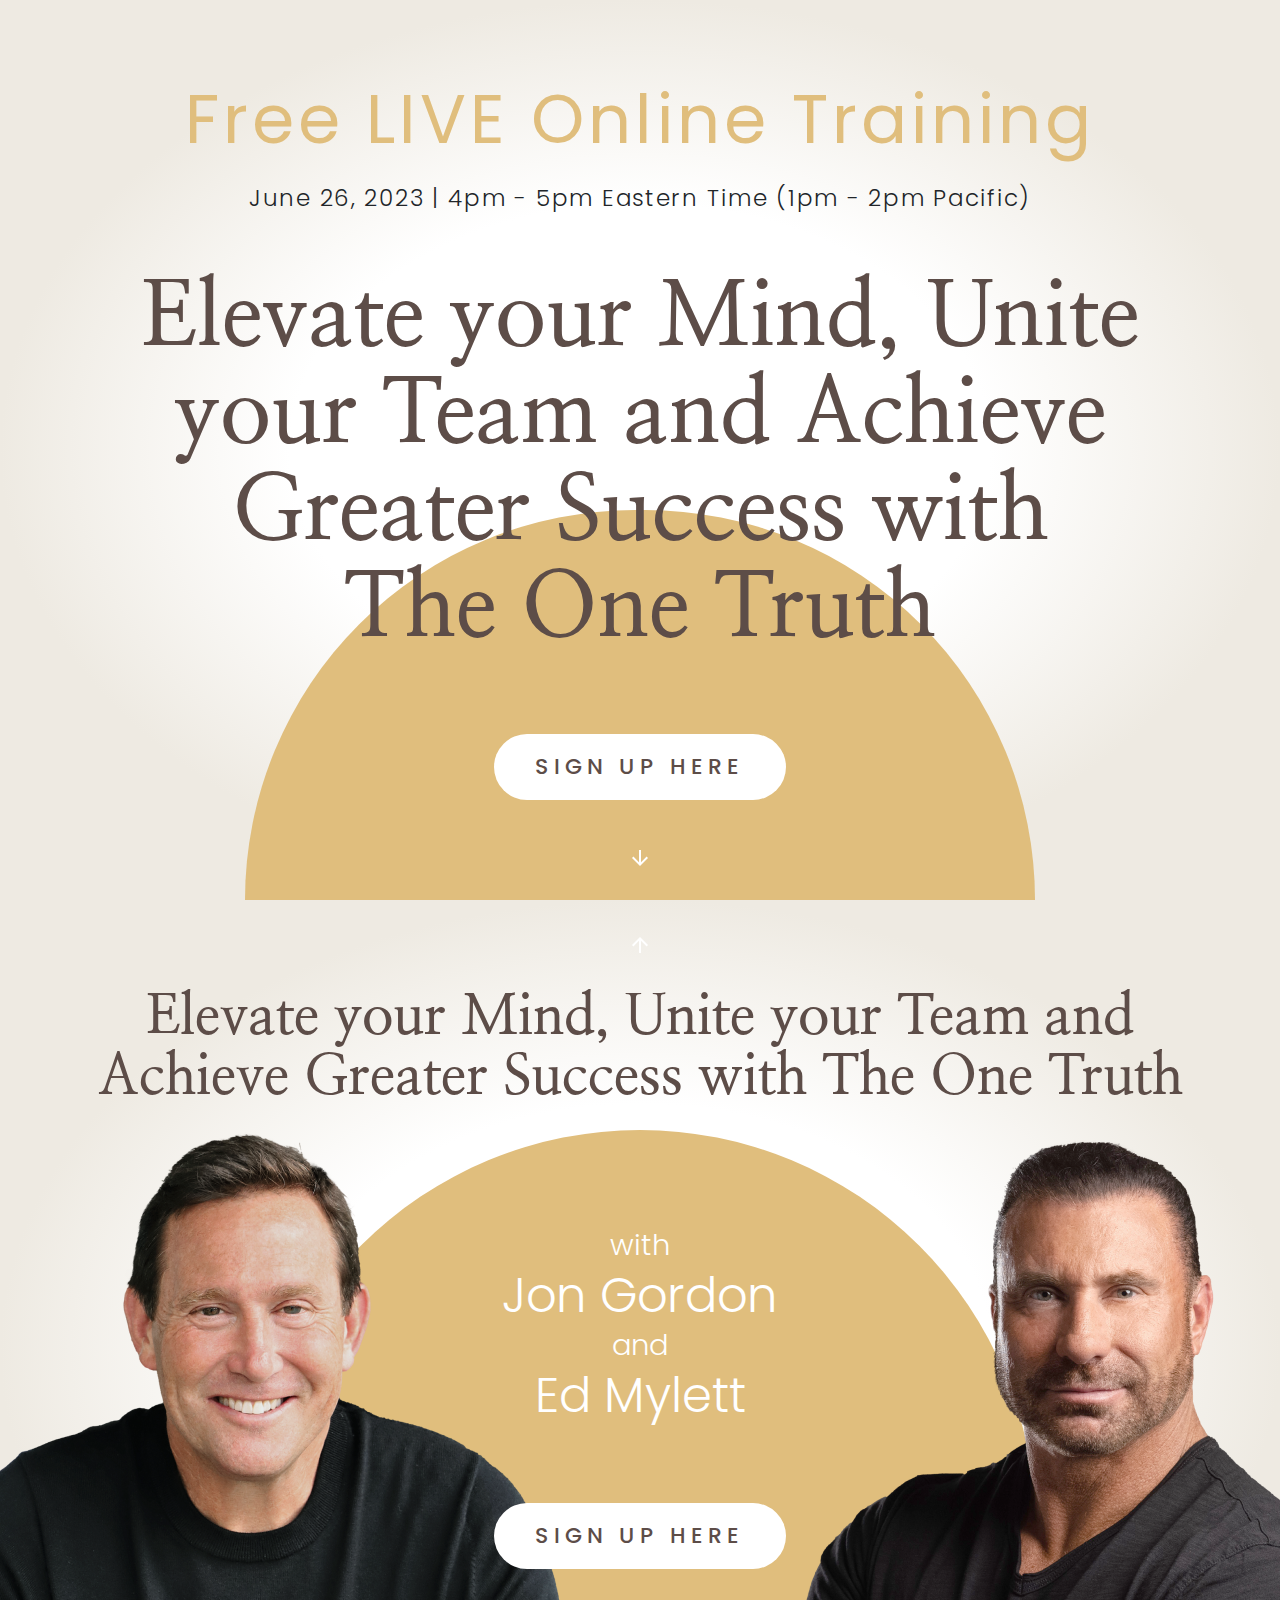
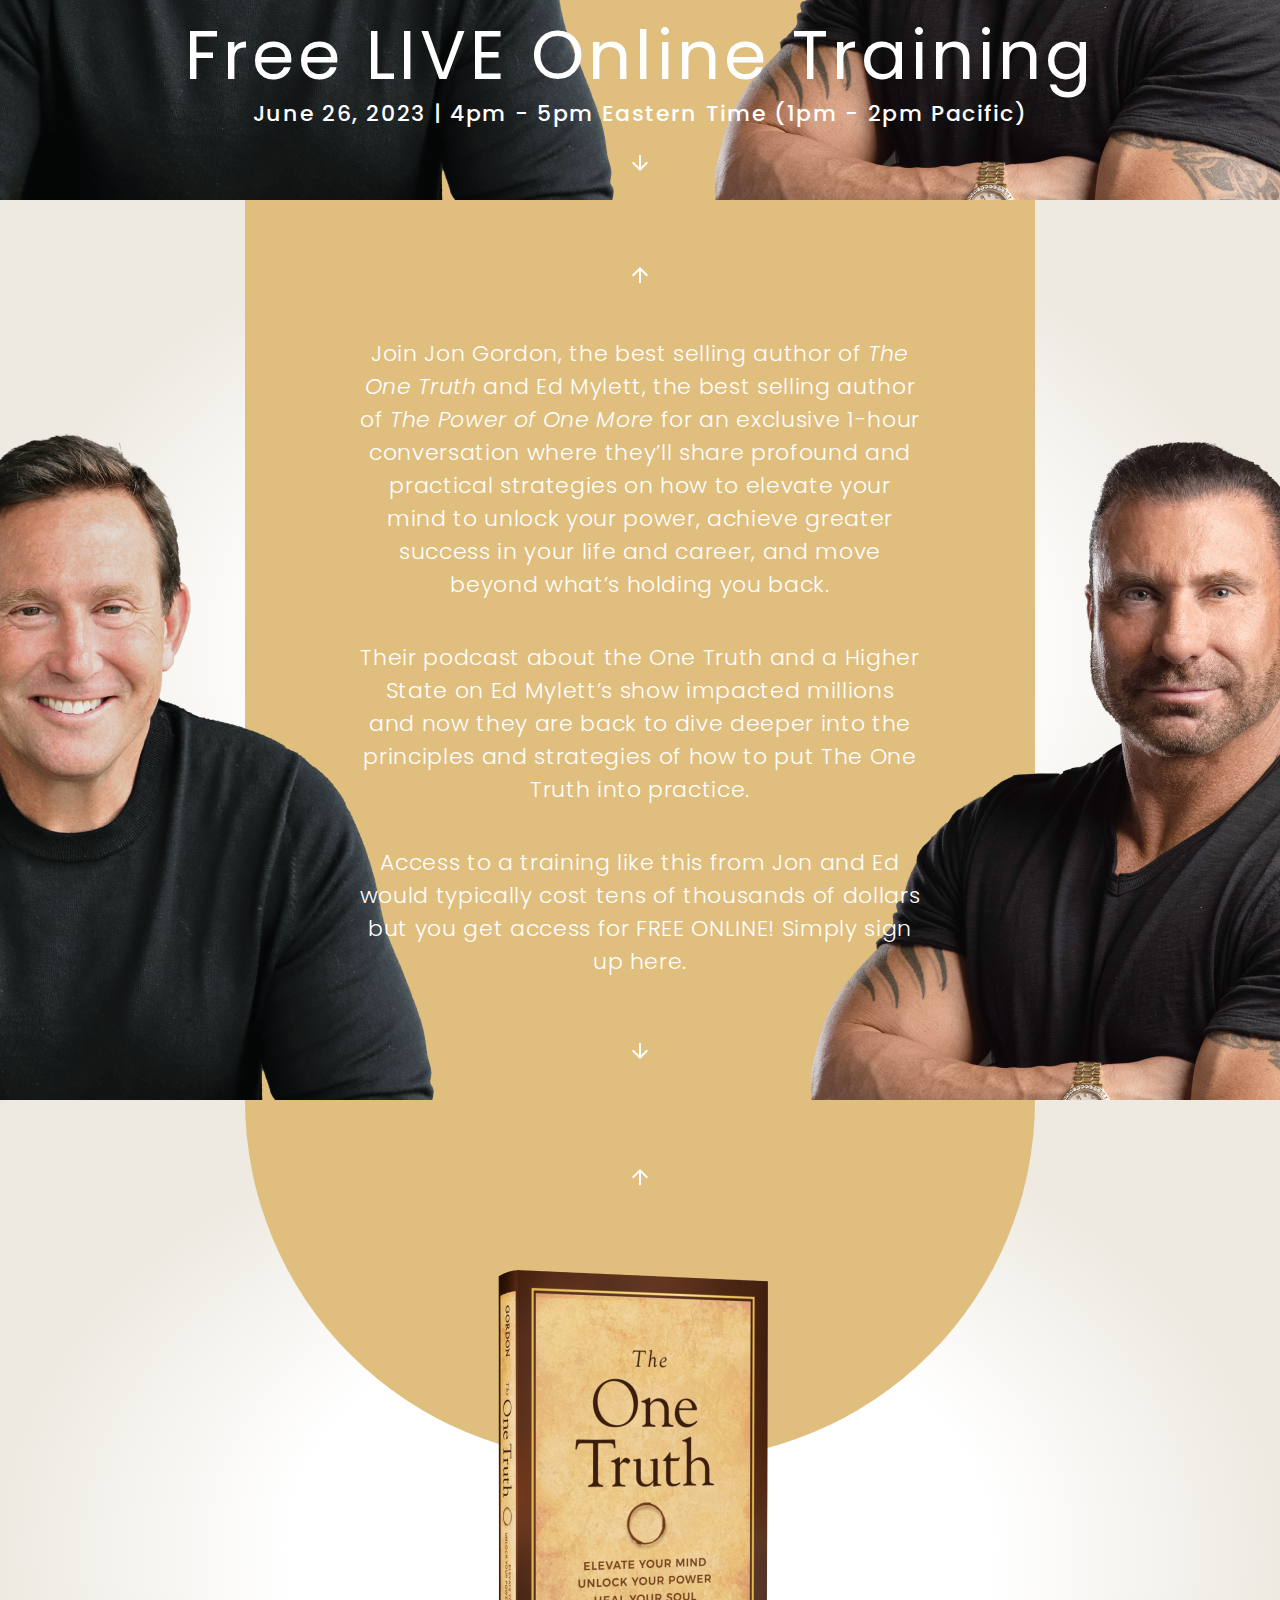
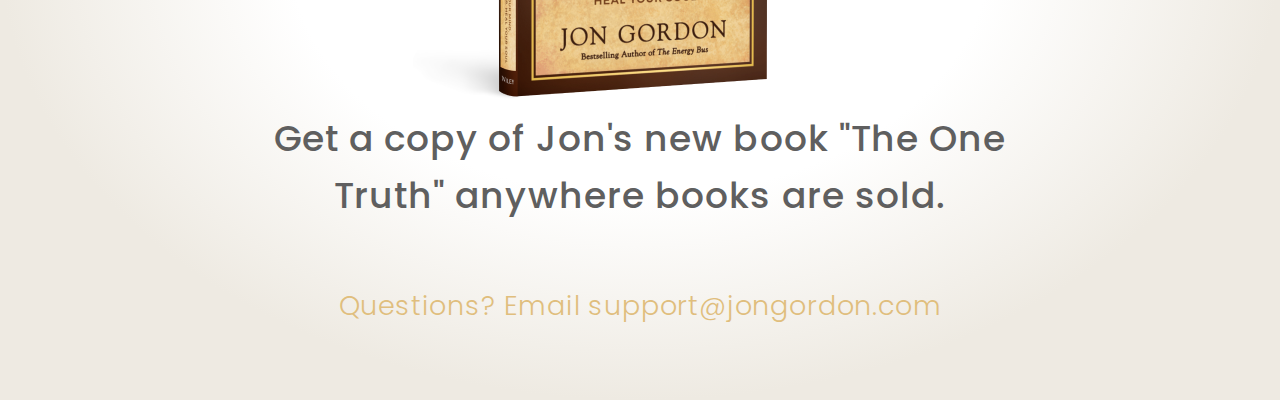
<file: index.html>
<!DOCTYPE html>
<html lang="en">
<head>
    <meta charset="UTF-8">
    <meta http-equiv="X-UA-Compatible" content="IE=edge">
    <meta name="viewport" content="width=device-width, initial-scale=1.0">
    <title>The One Truth || Scroll Animation</title>
    <!-- Google Fonts -->
    <link rel="preconnect" href="https://fonts.googleapis.com">
    <link rel="preconnect" href="https://fonts.gstatic.com" crossorigin>
    <link href="https://fonts.googleapis.com/css2?family=Nanum+Myeongjo:wght@400;700;800&family=Poppins:wght@300;400;500;600;700;800&display=swap" rel="stylesheet">

    <!-- <link rel="stylesheet" href="https://cdnjs.cloudflare.com/ajax/libs/animate.css/4.1.1/animate.min.css"/> -->
    <!-- Bootstrap CSS -->
    <link rel="stylesheet" href="assets/css/bootstrap.min.css">
    <!-- Style CSS -->
    <link rel="stylesheet" href="assets/css/style.css">

</head>
<body>

    <section class="wlc-hero-area align-items-center" id="page1">
        <div class="container">
            <div class="row justify-content-center">
                <div class="col-lg-11">
                    <div class="wlc-content text-center ">
                        <div class="event-session">
                            <h2>Free LIVE Online Training</h2>
                            <p>June 26, 2023  |  4pm - 5pm Eastern Time (1pm - 2pm Pacific)</p>
                        </div>
                        <h1>Elevate your Mind, Unite your Team and Achieve Greater Success with <br>The One Truth</h1>
                        <a href="" class="sign-btn" id="signUpOne">SIGN UP HERE</a>
                        <a href="" class="scroll-btn" id="scrollDown-1"><img src="assets/img/arrow-down.svg" alt="Scroll to Bottom"></a>
                        <div class="round-box" id="roundBox1"></div>
                    </div>
                </div>  
            </div>
        </div>
    </section>

    <section class="about-event-area align-items-center" id="page2">
        <div class="container">
            <div class="row">
                <div class="col-lg-12">
                    <div class="section-content about-content text-center">
                        <a href="" id="scrollUp-1" class="scroll-btn scroll-up"><img src="assets/img/arrow-up.svg" alt="Scroll to Bottom"></a>
                        <div class="display-4">Elevate your Mind, Unite your Team and Achieve Greater Success with The One Truth</div>
                        <h2 class="display-5"><span>with</span> Jon Gordon <span>and</span> Ed Mylett</h2>
                        <a href="" class="sign-btn" id="signUpTow">SIGN UP HERE</a>
                        <div class="event-session-2">
                        <h2 class="display-3">Free LIVE Online Training</h2>
                        <p>June 26, 2023  |  4pm - 5pm Eastern Time (1pm - 2pm Pacific)</p>
                        </div>
                        <a href="" class="scroll-btn" id="scrollDown-2"><img src="assets/img/arrow-down.svg" alt="Scroll to Bottom"></a>
                        <img id="letImg1" class="left-image img-fluid" src="assets/img/J-1.png" alt="Jon Gordon">
                        <img id="rightImg1" class="right-image mg-fluid" src="assets/img/E-1.png" alt="Ed Mylett">
                        <div class="round-box" id="roundBox2"></div>
                    </div>
                </div>
            </div>
        </div>
    </section>

    <section class="about-person-area align-items-center" id="page3">
        <div class="container">
            <div class="row justify-content-center">
                <div class="col-lg-6">
                    <div class="section-content text-center">
                        <a href="" id="scrollUp-2" class="scroll-btn scroll-up"><img src="assets/img/arrow-up.svg" alt="Scroll to top"></a>

                        <p>Join Jon Gordon, the best selling author of <em>The One Truth</em> and Ed Mylett, the best selling author of <em>The Power of One More</em> for an exclusive 1-hour conversation where they’ll share profound and practical strategies on how to elevate your mind to unlock your power, achieve greater success in your life and career, and move beyond what’s holding you back.</p>

                        <p>Their podcast about the One Truth and a Higher State on Ed Mylett’s show impacted millions and now they are back to dive deeper into the principles and strategies of how to put The One Truth into practice.</p>

                        <p class="mb-3">Access to a training like this from Jon and Ed would typically cost tens of thousands of dollars but you get access for FREE ONLINE! Simply sign up here.</p>

                        <img id="letImg2" class="left-image img-fluid" src="assets/img/J-1.png" alt="Jon Gordon">
                        <img id="rightImg2"class="right-image mg-fluid" src="assets/img/E-1.png" alt="Ed Mylett">

                        <a href="" class="scroll-btn" id="scrollDown-3"><img src="assets/img/arrow-down.svg" alt="Scroll to Bottom"></a>

                        <div class="round-box" id="roundBox3"></div>
                    </div>
                </div>
            </div>
        </div>
    </section>

    <section class="contact-area align-items-center" id="page4">
        <div class="container">
            <div class="row justify-content-center">
                <div class="col-lg-8">
                    <div class="contact-content text-center">
                        <a href="" id="scrollUp-3" class="scroll-btn scroll-up"><img src="assets/img/arrow-up.svg" alt="Scroll to top"></a>

                        <img class="img-fluid book" src="assets/img/Book_OneTruth_b.png" alt="Book One Truth">
                        <h2>Get a copy of Jon's new book "The One Truth" anywhere books are sold.</h2>
                        <p>Questions?  Email <a href="mailto:support@jongordon.com">support@jongordon.com</a></p>
                        <div class="round-box" id="roundBox4"></div>
                    </div>
                </div>
            </div>
        </div>
    </section>



    <!-- Javascript -->
    <script src="https://cdnjs.cloudflare.com/ajax/libs/gsap/3.11.5/gsap.min.js"></script>
    <script src="assets/js/index.js"></script>
    
</body>
</html>
</file>
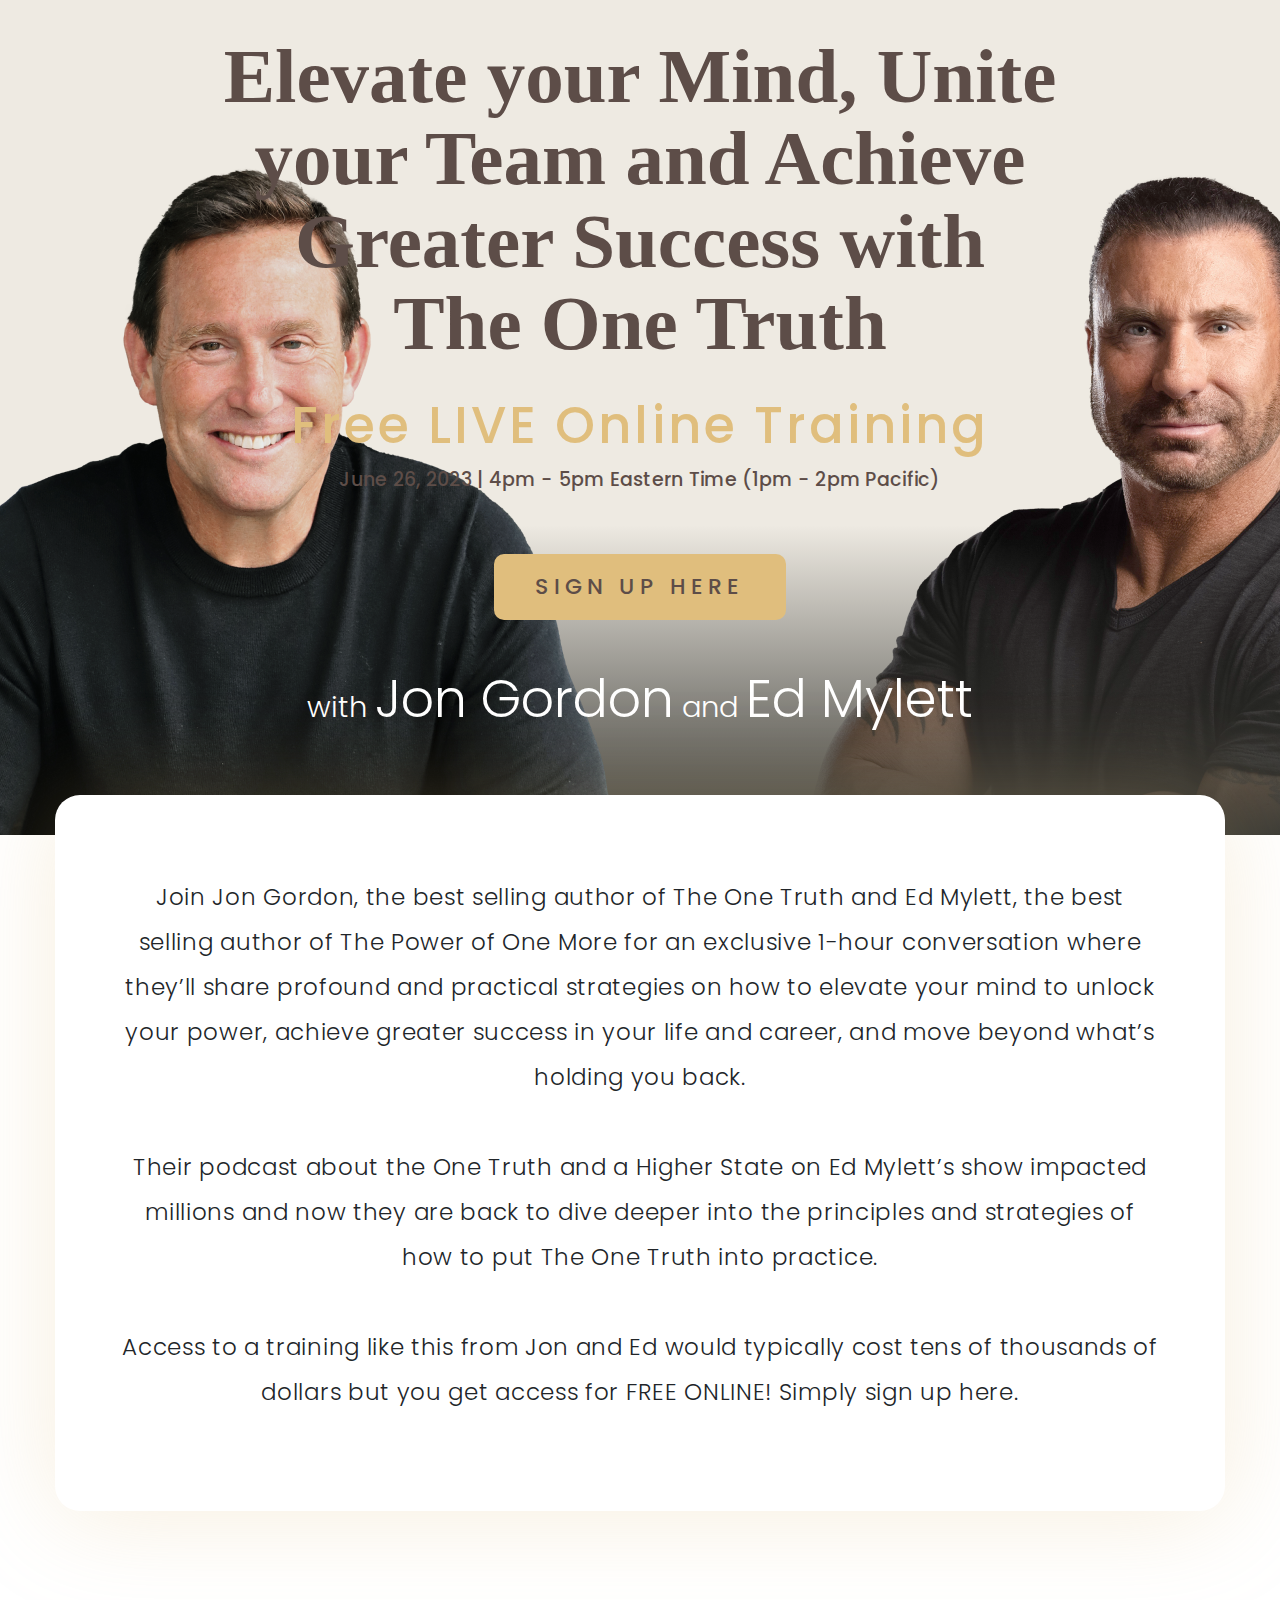
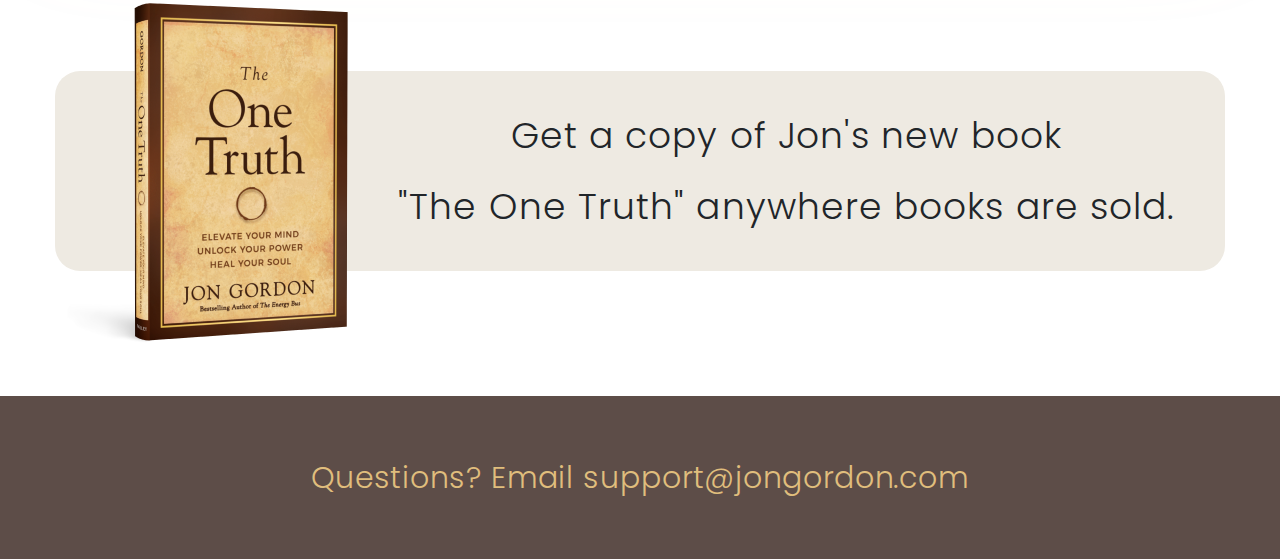
<file: index2.html>
<!DOCTYPE html>
<html lang="en">

<head>
    <meta charset="UTF-8">
    <meta http-equiv="X-UA-Compatible" content="IE=edge">
    <meta name="viewport" content="width=device-width, initial-scale=1.0">
    <title>The One Truth || Scroll Animation</title>
    <!-- Google Fonts -->
    <link rel="preconnect" href="https://fonts.googleapis.com">
    <link rel="preconnect" href="https://fonts.gstatic.com" crossorigin>
    <link
        href="https://fonts.googleapis.com/css2?family=Nanum+Myeongjo:wght@400;700;800&family=Poppins:wght@300;400;500;600;700;800&display=swap"
        rel="stylesheet">

    <!-- <link rel="stylesheet" href="https://cdnjs.cloudflare.com/ajax/libs/animate.css/4.1.1/animate.min.css"/> -->
    <!-- Bootstrap CSS -->
    <link rel="stylesheet" href="assets/css/bootstrap.min.css">
    <!-- Style CSS -->
    <link rel="stylesheet" href="assets/css/style2.css">

</head>

<body>

    <section class="wlc-hero-area2 align-items-center">
        <div class="container">
            <div class="row justify-content-center">
                <div class="col-lg-10 col-sm-10">
                    <div class="hero-content text-center">
                        <div class="hero-text">
                            <h2>Elevate your Mind, Unite your Team and Achieve Greater Success with
                                <br /> The One Truth
                            </h2>
                            <h3>Free LIVE Online Training</h3>
                            <p class="schedule">June 26, 2023 | 4pm - 5pm Eastern Time (1pm - 2pm Pacific)</p>
                            <a href="" class="sign-btn" id="signUpTow">SIGN UP HERE</a>
                            <p class="author">with <span>Jon Gordon</span> and <span>Ed Mylett</span></p>
                        </div>
                        <img id="letImg1" class="left-image img-fluid" src="assets/img/J-1.png" alt="Jon Gordon">
                        <img id="rightImg1" class="right-image mg-fluid" src="assets/img/E-1.png" alt="Ed Mylett">
                    </div>
                </div>
            </div>
        </div>
    </section>


    <section class="quote-area">
        <div class="container">
            <div class="row justify-content-center">
                <div class="col-lg-12">
                    <div class="quote-content">
                        <p>Join Jon Gordon, the best selling author of The One Truth and Ed Mylett, the best selling
                            author
                            of The Power of One More for an exclusive 1-hour conversation where they’ll share profound
                            and
                            practical strategies on how to elevate your mind to unlock your power, achieve greater
                            success
                            in your life and career, and move beyond what’s holding you back.

                            <br />
                            <br />
                            Their podcast about the One Truth and a Higher State on Ed Mylett’s show impacted millions
                            and
                            now they are back to dive deeper into the principles and strategies of how to put The One
                            Truth
                            into practice.

                            <br />
                            <br />
                            Access to a training like this from Jon and Ed would typically cost tens of thousands of
                            dollars
                            but you get access for FREE ONLINE! Simply sign up here.
                        </p>
                    </div>
                </div>
            </div>
        </div>
    </section>

    <section class="book-area">
        <div class="container">
            <div class="row">
                <div class="col-lg-3 col-sm-3">
                    <div class="book-img">
                        <img src="./assets/img/new-book.png" alt="" srcset="">
                    </div>
                </div>
                <div class="col-lg-9 col-sm-9">
                    <div class="book-content text-center">
                        <p>Get a copy of Jon's new book <br />
                            "The One Truth" anywhere books are sold.</p>
                    </div>
                </div>
            </div>
        </div>

    </section>

    <footer class="footer-area">
        <div class="container">
            <p>Questions? Email support@jongordon.com</p>
        </div>
    </footer>






    <!-- Javascript -->
    <!-- <script src="https://cdnjs.cloudflare.com/ajax/libs/gsap/3.11.5/gsap.min.js"></script>
    <script src="assets/js/index.js"></script> -->

</body>

</html>
</file>
<file: assets/css/style.css>
:root {
    --tot-orange-color: #E0BE7D;
    --tot-gradient-color: radial-gradient(50% 50% at 50% 50%, #FFFFFF 54.69%, #EEEAE2 100%);
    --tot-brown-color: #5D4D48;
    --tot-darkgray-color: #5F5F5F;
    --tot-gray-color: #EEEAE2;
    --tot-secondary-color: #161616;
    --tot-white-color: #ffffff;
    --tot-primary-font-family: 'Poppins', sans-serif;;
    --tot-secondary-font-family: 'Nanum Myeongjo', serif;
}

*,
*::before,
*::after {
    box-sizing: border-box;
    padding: 0;
    margin: 0;
}
html, 
body {
    height: 100%;
}

body {
    font-family: var(--tot-primary-font-family);
    font-size: 18px;
    line-height: 33px;
    font-weight: 400;
    /* overflow-y: hidden; */
}
a {
    text-decoration: none;
    color: var(--secondary-color);
}
a:focus {
    outline: 0 solid;
    text-decoration: none;
}
img {
    max-width: 100%;
    height: auto;
}
h1,
h2,
h3,
h4,
h5,
h6 {
    margin: 0 0 15px;
}

p:not(:last-child){
    margin-bottom: 10px;
}
  
.container {
    width: 100%;
    margin: 0 auto;
    max-width: 1170px;
}


@keyframes bounce {
  0%, 20%, 50%, 80%, 100% {
    -moz-transform: translateY(0);
    -ms-transform: translateY(0);
    -webkit-transform: translateY(0);
    transform: translateY(0);
  }
  40% {
    -moz-transform: translateY(-20px);
    -ms-transform: translateY(-20px);
    -webkit-transform: translateY(-20px);
    transform: translateY(-20px);
  }
  60% {
    -moz-transform: translateY(-15px);
    -ms-transform: translateY(-15px);
    -webkit-transform: translateY(-15px);
    transform: translateY(-15px);
  }
}

.wlc-hero-area, .about-event-area, .about-person-area, .contact-area{
    background: var(--tot-gradient-color);
    height: 900px;
    position: relative;
    z-index: 1;
    display: flex;
}
.wlc-hero-area {
    padding-top: 48px;
}
.about-event-area {
    padding-top: 12px;
}
.about-person-area {
    padding-top: 30px;
}

.wlc-content h1 {
    color: var(--tot-brown-color);
    font-weight: 700;
    font-size: 91px;
    line-height: 97px;
    font-family: var(--tot-secondary-font-family);
    margin-top: 55px;
    margin-bottom: 0;
}
.wlc-content h2 {
    color: var(--tot-orange-color);
    font-weight: 400;
    font-size: 68px;
    line-height: 103px;
    letter-spacing: 0.06em;
    margin-bottom: 10px;
}
.wlc-content p{
    letter-spacing: 0.075em;
    font-weight: 300;
    font-size: 23px;
    line-height: 34px;
}

.round-box {
    background: #E0BE7D;
    width: 790px;
    height: 390px;
    border-top-left-radius: 395.083px;
    border-top-right-radius: 395.083px;
    position: absolute;
    left: 50%;
    bottom: 0;
    transform: translateX(-50%);
    z-index: -1;
}
.section-content .round-box{
    height: 670px;
}

.about-person-area .section-content .round-box{
    height: 100%;
    border-radius: 0;
    bottom: 0;
    top: auto;
}

.sign-btn {
    display: block;
    background: var(--tot-white-color);
    width: 292px;
    height: 66px;
    line-height: 66px;
    border-radius: 61px;
    letter-spacing: 0.235em;
    font-size: 22px;
    font-weight: 500;
    margin: 76px auto 0;
    /* transition: all 0.3s ease 0s; */
    color: var(--tot-brown-color);
    position: relative;
    z-index: 999;
}
.sign-btn:hover{
    background: var(--tot-brown-color);
    color: var(--tot-white-color);
}
.scroll-btn{
    display: inline-block;
    width: 40px;
    height: 40px;
    margin-top: 40px;
    -moz-animation: bounce 3s infinite;
	-webkit-animation: bounce 3s infinite;
	animation: bounce 3s infinite;
}

/**/
.about-content .display-4 {
    font-weight: 700;
    line-height: 60px;
    color: var(--tot-brown-color);
    font-family: var(--tot-secondary-font-family);
    margin-bottom: 120px;
}
.about-content .display-5 {
    font-weight: 300;
    line-height: 63px;
    color: var(--tot-white-color);
}
.about-content .display-5 span {
    display: block;
    font-size: 29px;
    line-height: 37px;
}

.about-content .display-3 {
    line-height: 103px;
    font-weight: 400;
    font-size: 68px;
    letter-spacing: 0.06em;
    position: relative;
    z-index: 9;
    margin: 35px 0 0;
    color: var(--tot-white-color);
}
.about-content p {
    color: #fff;
    font-weight: 500;
    font-size: 22px;
    line-height: 33px;
    letter-spacing: 0.075em;
    position: relative;
    z-index: 9;
    margin: -10px 0 0;
}
.about-content .scroll-btn {
    margin:15px 0 0;
}
.about-content .scroll-up {
    margin: 0 0 20px;
}

.section-content .left-image, .section-content .right-image {
    position: absolute;
    left: 0;
    bottom: 0;
}

.section-content .right-image {
    left: auto;
    right: 0;
}
.about-person-area{overflow-x: hidden;}
.about-person-area .section-content p {
    font-weight: 300;
    font-size: 22px;
    line-height: 33px;
    letter-spacing: 0.03em;
    color: var(--tot-white-color);
    margin-bottom: 40px;
    position: relative;
    z-index: 99;
}

.about-person-area .section-content .scroll-up {
    margin: 0 0 40px;
}
.about-person-area .section-content .left-image{
    left: -180px;
}
.about-person-area .section-content .right-image{
    right: -96px;
}

/**/
.contact-content .round-box {
    bottom: auto;
    top: 0;
    border-top-left-radius: 0;
    border-top-right-radius: 0;
    border-bottom-left-radius: 395.083px;
    border-bottom-right-radius: 395.083px;
    height: 360px;
}
.contact-content .scroll-up{
    display: block;
    margin: 0 auto 70px;
}
.contact-content .book {
    padding-right: 100px;
    margin-bottom: 10px;
}
.contact-content h2{
    color: var(--tot-darkgray-color);
    letter-spacing: 0.03em;
    font-weight: 500;
    font-size: 36px;
    line-height: 57px;
    margin-bottom: 0;
}

.contact-content p{
    font-weight: 300;
    font-size: 27px;
    line-height: 53px;
    letter-spacing: 0.03em;
    margin-top: 55px;
    color: var(--tot-orange-color);
}
.contact-content p a:hover{color: var(--tot-brown-color);text-decoration: underline;}

.event-session-2 {
    position: relative;
    z-index: 999;
}

@media (min-width: 1200px) {

}


@media only screen and (min-width: 992px) and (max-width: 1199px) {
    .wlc-content h2 {font-size: 65px;}
    .wlc-content h1 {line-height: 110px;margin-top: 85px;}
    .scroll-btn {margin-top: 60px;}
    .section-content .left-image, .section-content .right-image { width: 530px;}
    .section-content .right-image {width: 490px;}
    .section-content .round-box {height: 825px;}
    .about-content .scroll-btn { margin: 30px 0 0;}

}


@media only screen and (min-width: 768px) and (max-width: 991px) {
    .wlc-hero-area, .about-event-area, .about-person-area, .contact-area{height: 100vh;}
    
    .wlc-content h1 {
        font-size: 66px;
        line-height: 85px;
        margin-top: 70px;
    }
    .wlc-content h2 {
        font-size: 50px;
        line-height: 73px;
    }
    .wlc-content p {
        font-size: 20px;
        line-height: 31px;
    }
    .round-box {
        width: calc(100% - 72px);
    }
    .about-content .display-3 {
        font-size: 50px;
    }
    .about-content p {font-size: 18px;line-height: 33px;}
    .section-content .left-image, .section-content .right-image { width: 454px;}
    .section-content .right-image { width: 415px; }
    .about-content .scroll-btn {margin: 40px 0 0;z-index: 999;position: relative;}
    .sign-btn {position: relative;z-index: 999;}
    .about-person-area .section-content p {max-width: calc(100% - 230px);margin-left: auto;margin-right: auto; position: relative;
        z-index: 9;}

}


@media only screen and (min-width: 576px) and (max-width: 767px)  {


}

@media (max-width: 575px) {
    .wlc-hero-area, .about-event-area, .about-person-area, .contact-area {
        height: auto;
    }
    .wlc-content h1 {
        font-size: 43px;
        line-height: 55px;
        margin-top: 40px;
    }
    .wlc-content h1 br {
        display: none;
    }
    .wlc-content h2 {
        font-size: 34px;
        line-height: 46px;
        margin-bottom: 0;
    }
    .wlc-content p {
        font-size: 16px;
        line-height: 24px;
        max-width: 300px;
        margin: 0 auto;
    }
    .sign-btn {
        margin: 68px auto 0;
        height: 60px;
        line-height: 60px;
        font-size: 18px;
        max-width: 250px;
    }
    .round-box {
        width: calc(100% - 72px);
        height: 350px;
    }
    .about-content .display-4 {
        font-size: 30px;
        line-height: 43px;
    }
    .section-content .round-box {
        height: calc(100% - 300px);
    }
    .about-event-area {
        padding-top: 15px;
        padding-bottom: 20px;
    }
    .event-session-2 {
        display: none !important;
    }
    .section-content .left-image, .section-content .right-image {
        width: 235px;
        z-index: 0;
    }
    .section-content .right-image {
        width: 219px;
    }
    .about-content .display-5 {
        line-height: 50px;
    }
    .about-content .display-5 span {
        font-size: 26px;
        line-height: 33px;
    }
    .about-content #signUpTow {
        position: relative;
        z-index: 99;
        margin-top: 99px;
    }
    .about-content .scroll-btn {
        z-index: 999;
        position: relative;
    }
    .about-person-area {
        padding-bottom: 180px;
    }
    .about-person-area .section-content p {
        font-size: 18px;
        line-height: 28px;
        max-width: 270px;
        margin-left: auto;
        margin-right: auto;
    }
    .about-person-area .section-content .left-image {
        left: -90px;
    }
    .about-person-area .section-content .right-image {
        right: -70px;
    }
    
    .contact-area {
        padding-top: 40px;
        padding-bottom: 20px;
    }
    .contact-content .scroll-up {
        margin: 0 auto 50px;
    }
    .contact-content .book {
        padding-right: 76px;
    }
    .contact-content h2 {
        font-size: 24px;
        line-height: 36px;
    }
    .contact-content p {
        font-size: 18px;
        line-height: 30px;
        margin-top: 25px;

    }
    
    
}
</file>
<file: assets/css/style2.css>
:root {
    --tot-orange-color: #E0BE7D;
    --tot-gradient-color: radial-gradient(50% 50% at 50% 50%, #FFFFFF 54.69%, #EEEAE2 100%);
    --tot-brown-color: #5D4D48;
    --tot-darkgray-color: #5F5F5F;
    --tot-gray-color: #EEEAE2;
    --tot-secondary-color: #161616;
    --tot-white-color: #ffffff;
    --tot-primary-font-family: 'Poppins', sans-serif;
    ;
    --tot-secondary-font-family: 'Nanum Myeongjo', serif;
}

*,
*::before,
*::after {
    box-sizing: border-box;
    padding: 0;
    margin: 0;
}

html,
body {
    height: 100%;
}

body {
    font-family: var(--tot-primary-font-family);
    font-size: 18px;
    line-height: 33px;
    font-weight: 400;
    /* overflow-y: hidden; */
}

a {
    text-decoration: none;
    color: var(--secondary-color);
}

a:focus {
    outline: 0 solid;
    text-decoration: none;
}

img {
    max-width: 100%;
    height: auto;
}

h1,
h2,
h3,
h4,
h5,
h6 {
    margin: 0 0 15px;
}

p:not(:last-child) {
    margin-bottom: 10px;
}

.container {
    width: 100%;
    margin: 0 auto;
    max-width: 1170px;
}

.hero-text .sign-btn {
    display: block;
    width: 292px;
    height: 66px;
    line-height: 66px;
    letter-spacing: 0.235em;
    font-size: 22px;
    font-weight: 500;
    margin: 60px auto 40px;
    transition: all 0.3s ease 0s;
    background: #E0BE7D;
    border-radius: 10px;
    color: #5D4D48;
}

.hero-text .sign-btn:hover {
    color: #5d4d48;
    background: #fff;
}

/* wlc-hero-area2 */
.wlc-hero-area2 {
    height: 835px;
    background: #EEEAE2;
    overflow-x: hidden;
    position: relative;
    padding-top: 35px;
}

section.wlc-hero-area2:before {
    content: "";
    position: absolute;
    width: 100%;
    height: 310px;
    bottom: 0;
    background: linear-gradient(180deg, rgba(0, 0, 0, 0) 0%, #3A3A35 100%);
    z-index: 1;
}

.hero-text {
    position: relative;
    z-index: 9;
}

.hero-content h2 {
    color: #5D4D48;
    font-weight: 700;
    font-size: 77px;
    line-height: 107%;
    font-family: 'NanumMyeongjo';
    font-style: normal;
    margin-bottom: 35px;
}

.hero-content h3 {
    color: #E0BE7D;
    letter-spacing: 0.06em;
    font-weight: 500;
    font-size: 51px;
    line-height: 1;
}

.hero-content p.schedule {
    color: #5D4D48;
    text-align: center;
    letter-spacing: 0.015em;
    font-weight: 500;
    font-size: 19px;
    line-height: 28px;
}

.hero-content p.author {
    font-weight: 300;
    font-size: 29px;
    line-height: 78px;
    color: var(--tot-white-color);
}

.hero-content p.author span {
    font-size: 52px;
}

.wlc-hero-area2 .left-image {
    position: absolute;
    left: 0;
    bottom: 0;
    z-index: 1;
}

.wlc-hero-area2 .right-image {
    position: absolute;
    bottom: 0;
    left: auto;
    right: -96px;
}

/* quote-area */

section.quote-area {
    margin-bottom: 100px;
    margin-top: -40px;
    position: relative;
    z-index: 999;
}

section.quote-area .container {
    background: #FFFFFF;
    box-shadow: 0px 4px 102px rgba(224, 190, 125, 0.26);
    border-radius: 25px;
    padding: 80px 65px;
}

.quote-content p {
    font-weight: 300;
    font-size: 23px;
    line-height: 45px;
    text-align: center;
    letter-spacing: 0.03em;
    color: var(tot-darkgray-color);
}


/* book area */
section.book-area {
    padding: 60px 0;
    margin-bottom: 65px;
}

section.book-area .container {
    background: #EEEAE2;
    border-radius: 25px;
    height: 200px;
    position: relative;
}


.book-img img {
    position: absolute;
    top: -94px;
}

.book-content p {
    font-weight: 300;
    font-size: 36px;
    text-align: center;
    letter-spacing: 0.03em;
    color: var(tot-darkgray-color);
    margin-bottom: 0;
    line-height: 196.5%;

}

.book-content {
    margin-top: 30px;
}




/* footer-area */
footer.footer-area {
    background: #5D4D48;
    padding: 65px 0;
}

footer.footer-area p {
    font-weight: 300;
    font-size: 30px;
    text-align: center;
    letter-spacing: 0.03em;
    color: #E0BE7D;
    margin-bottom: 0;
}









/*==========================
==========Responsive========
===========================*/

@media (min-width: 1200px) {}

@media only screen and (min-width: 992px) and (max-width: 1199px) {}

@media only screen and (min-width: 768px) and (max-width: 991px) {
    .wlc-hero-area2 {
        height: 750px;
        padding-top: 50px;
    }

    .hero-content h2 {
        color: #5D4D48;
        font-weight: 700;
        font-size: 52px;
        line-height: 62px;
    }

    .wlc-hero-area2 .left-image {
        left: -150px;
    }

    .hero-content h3 {
        font-size: 42px;
    }

    .book-content p {
        font-size: 24px;
    }

    .hero-content p.author {
        font-size: 20px;
        line-height: 36px;
    }

    .hero-content p.author span {
        font-size: 30px;
    }

    .hero-content p.schedule {
        font-size: 17px;
    }

    .quote-content p {
        font-size: 22px;
        line-height: 42px;
    }

    section.quote-area .container {
        padding: 70px 30px;
    }

    section.quote-area {
        margin-top: -40px;
    }

    section.book-area .container {
        border-radius: 16px;
        height: 170px;
    }

    .book-content {
        margin-top: 42px;
    }

    .book-img img {
        top: -54px;
        width: 210px;
    }

    section.book-area {
        padding: 45px 0;
        margin-bottom: 40px;
    }

    footer.footer-area {
        padding: 30px 0;
    }
}

@media only screen and (min-width: 576px) and (max-width: 767px) {}

@media (max-width: 575px) {
    .wlc-hero-area2 {
        padding: 60px 0 0;
        height: 650px;
    }

    .hero-content h2 {
        font-size: 30px;
        line-height: 40px;
    }

    .hero-content h3 {
        font-size: 22px;
        line-height: 1;
    }

    .hero-content p.schedule {
        font-size: 16px;
        line-height: 26px;
    }

    .wlc-hero-area2 .right-image {
        position: absolute;
        bottom: 0px;
        left: auto;
        right: -80px;
    }

    .wlc-hero-area2 .left-image {
        position: absolute;
        left: -106px;
        bottom: 0;
    }

    .hero-text .sign-btn {
        font-size: 22px;
        margin: 65px auto 30px;
    }

    .hero-content p.author span {
        font-size: 24px;
    }

    .hero-content p.author {
        font-size: 16px;
        line-height: 34px;
    }

    section.quote-area .container {
        padding: 80px 15px;
        border-radius: 15px;
    }

    .quote-content p {
        font-size: 20px;
        line-height: 30px;
    }

    section.book-area {
        padding: 0;
        margin-bottom: 65px;
    }

    section.book-area .container {
        border-radius: 15px;
        height: inherit;
        padding: 50px 0 60px;
    }

    .book-content p {
        font-size: 24px;
        text-align: center;
        letter-spacing: 0.02em;
        margin-bottom: 0;
        line-height: 32px;
    }

    .book-img {
        text-align: center;
    }

    .book-img img {
        position: inherit;
        top: 0;
        text-align: center;
        width: 200px;
        margin-left: -35px;
    }

    footer.footer-area {
        padding: 30px 0;
    }

    footer.footer-area p {
        font-size: 22px;
    }
}
</file>
